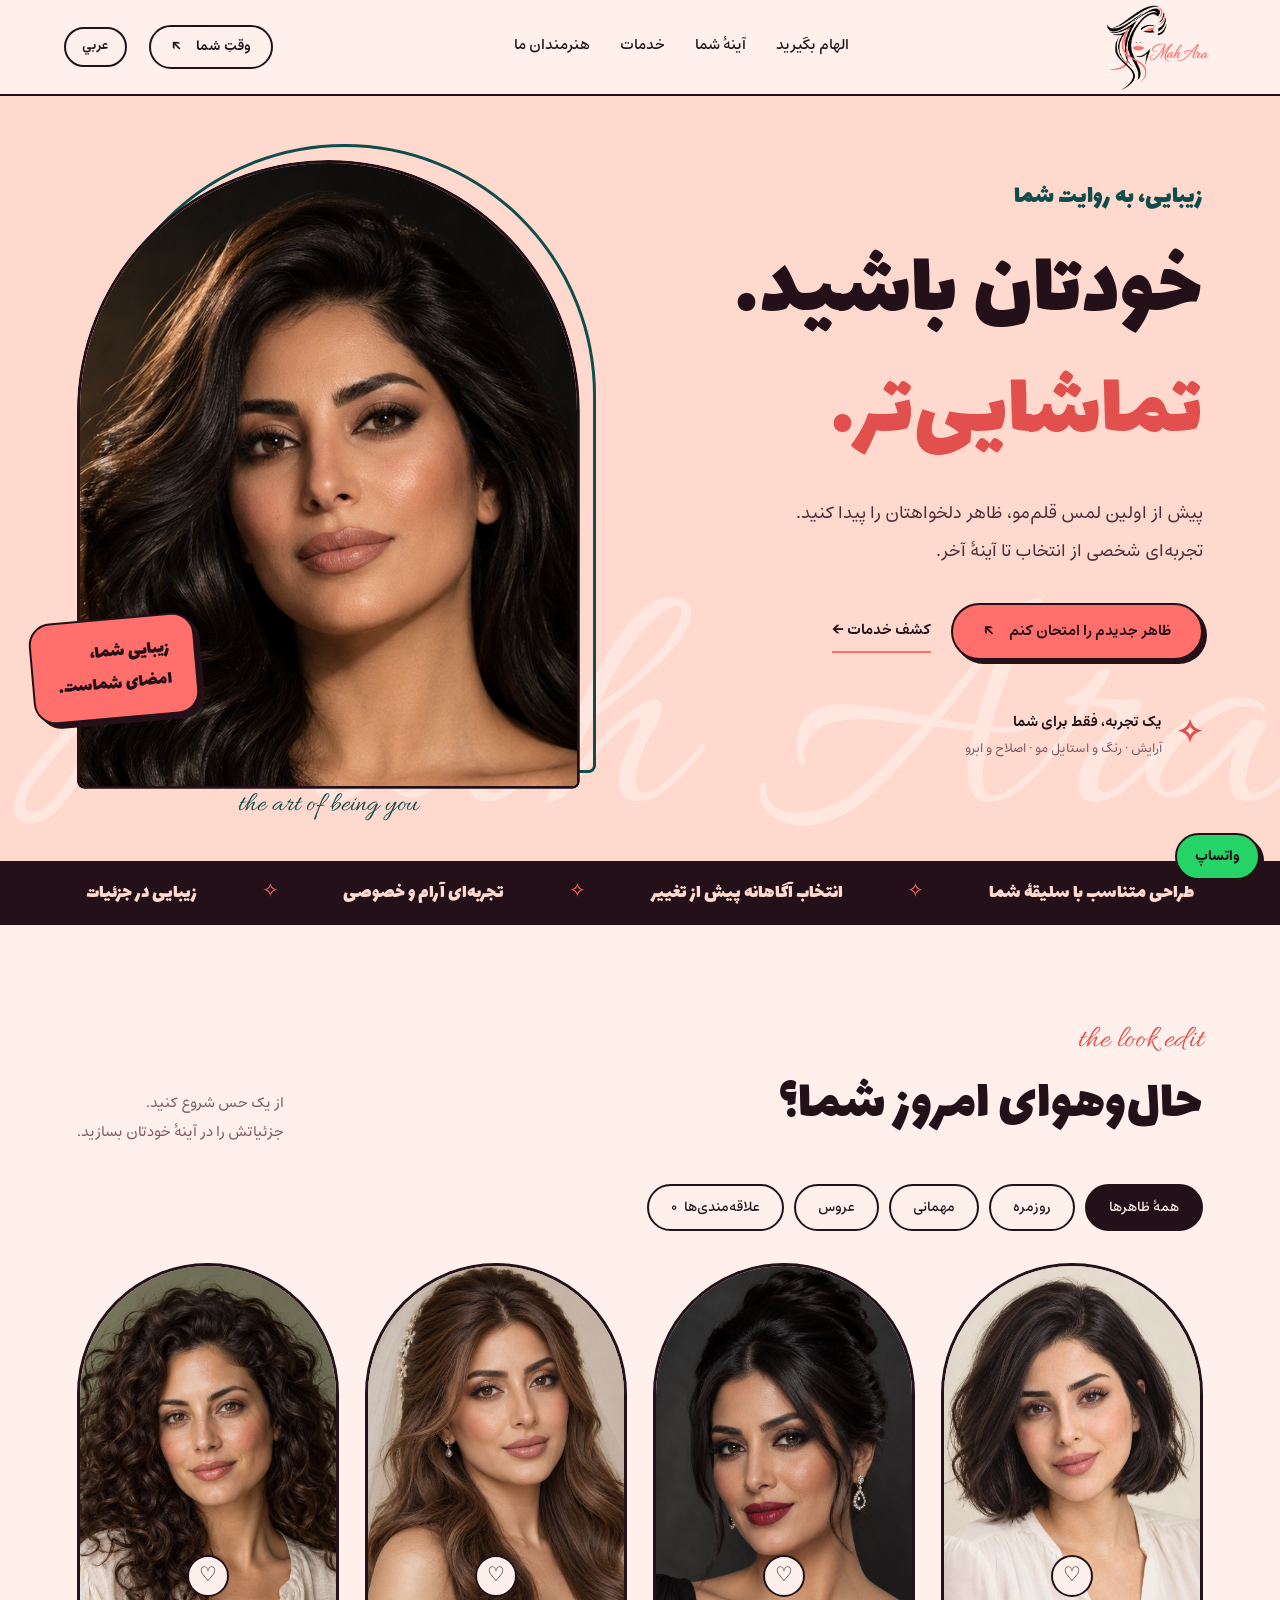
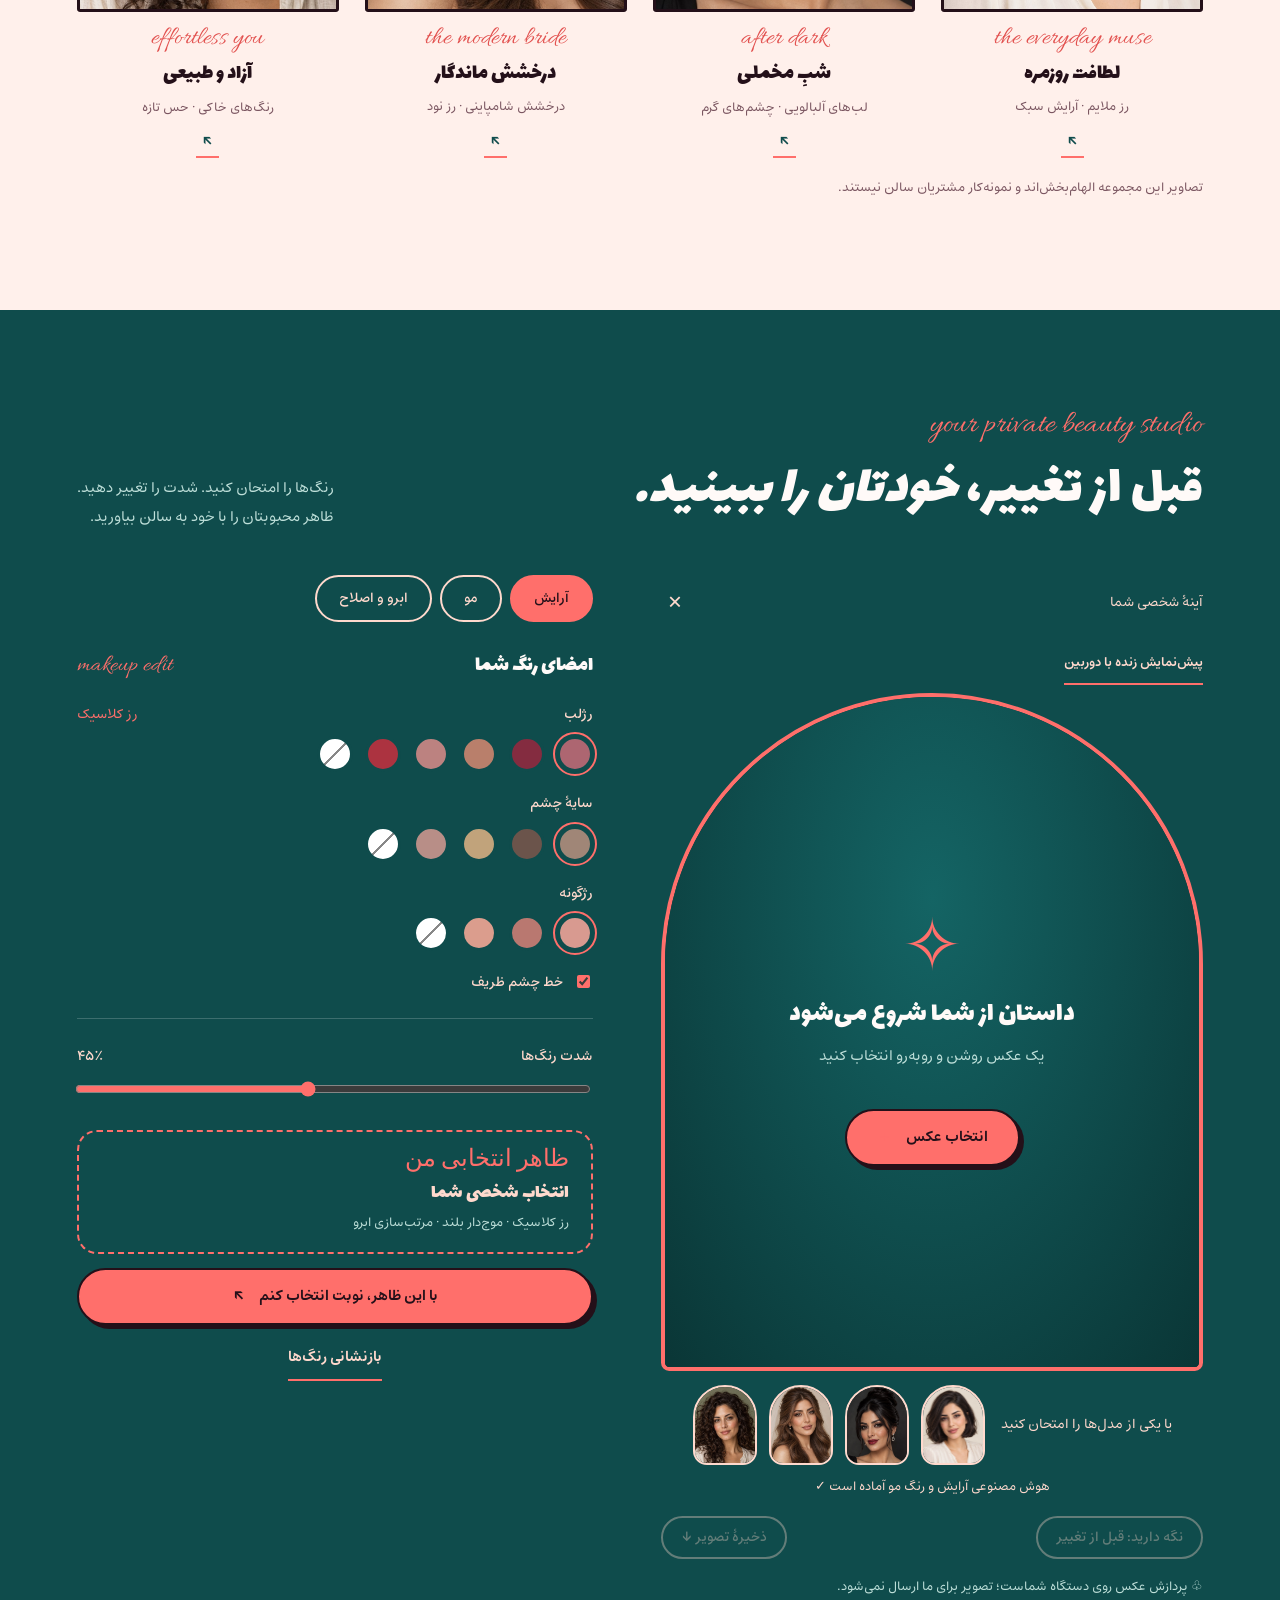
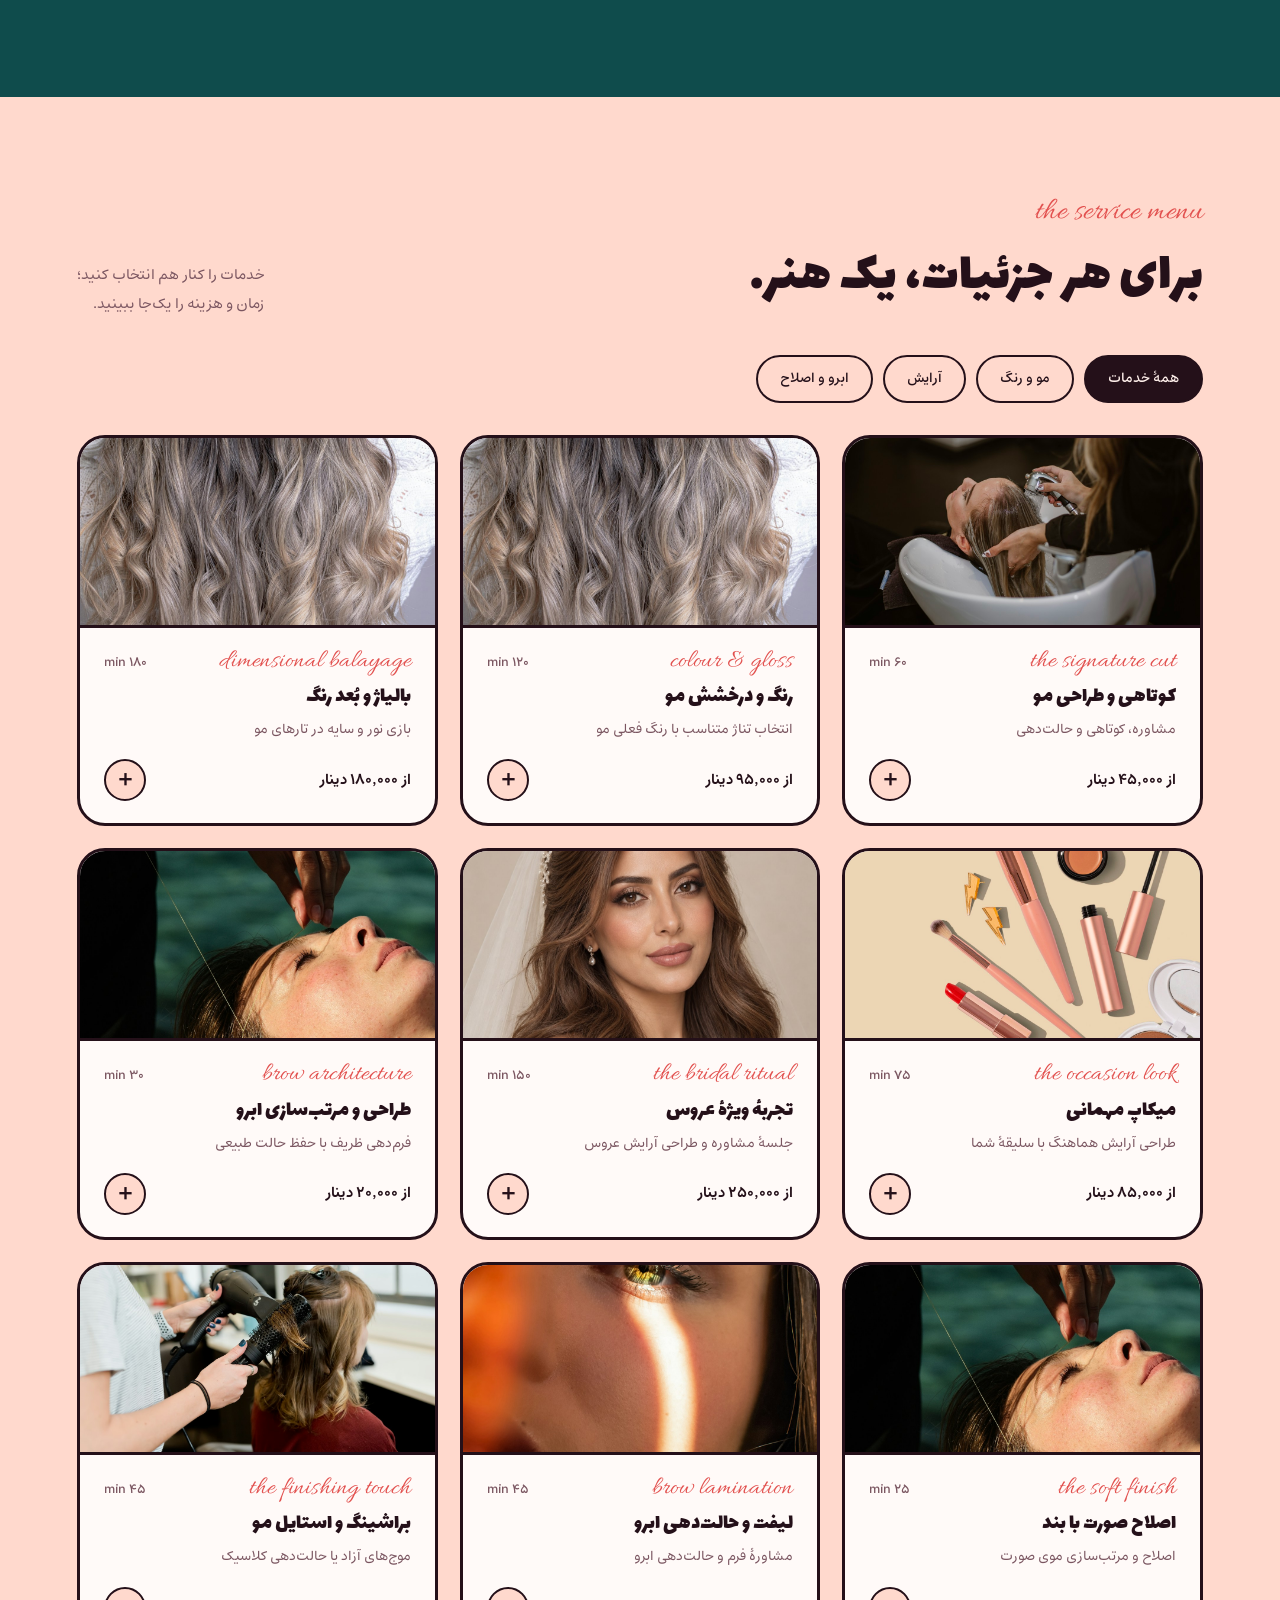
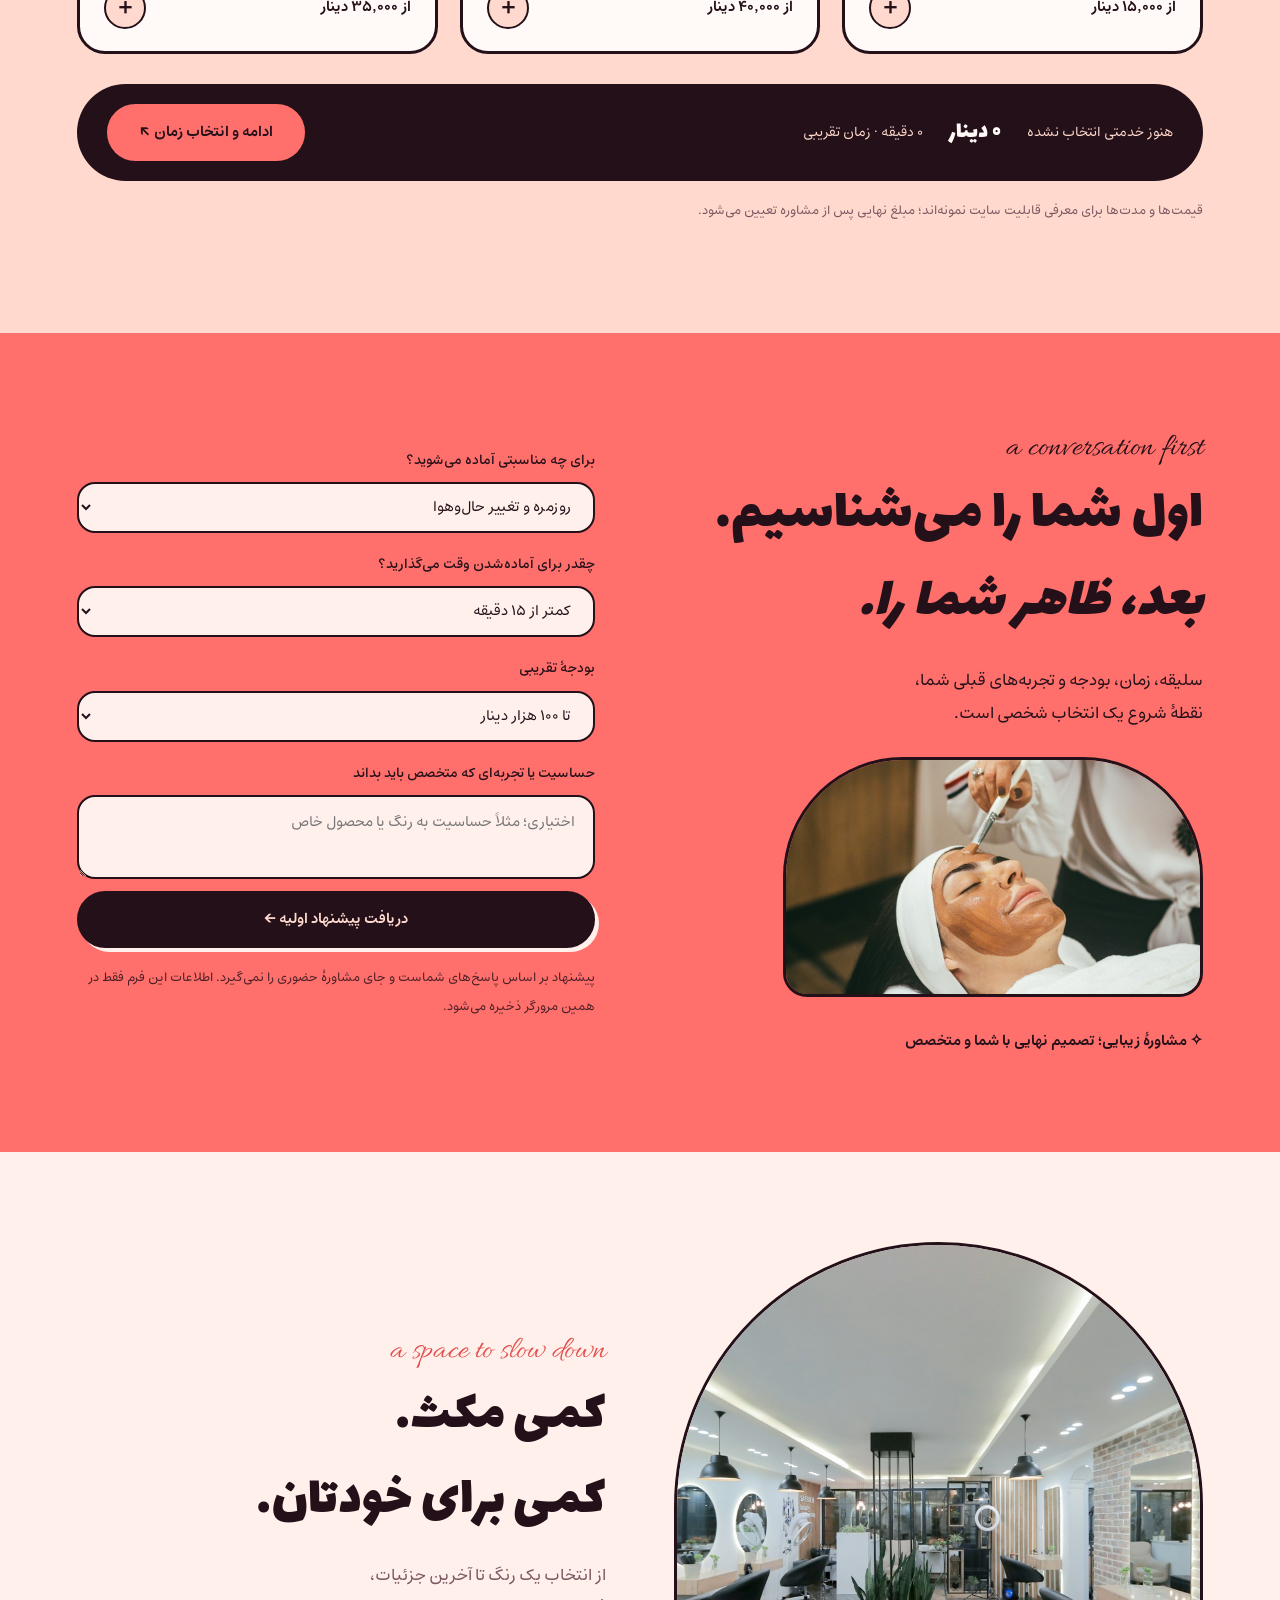
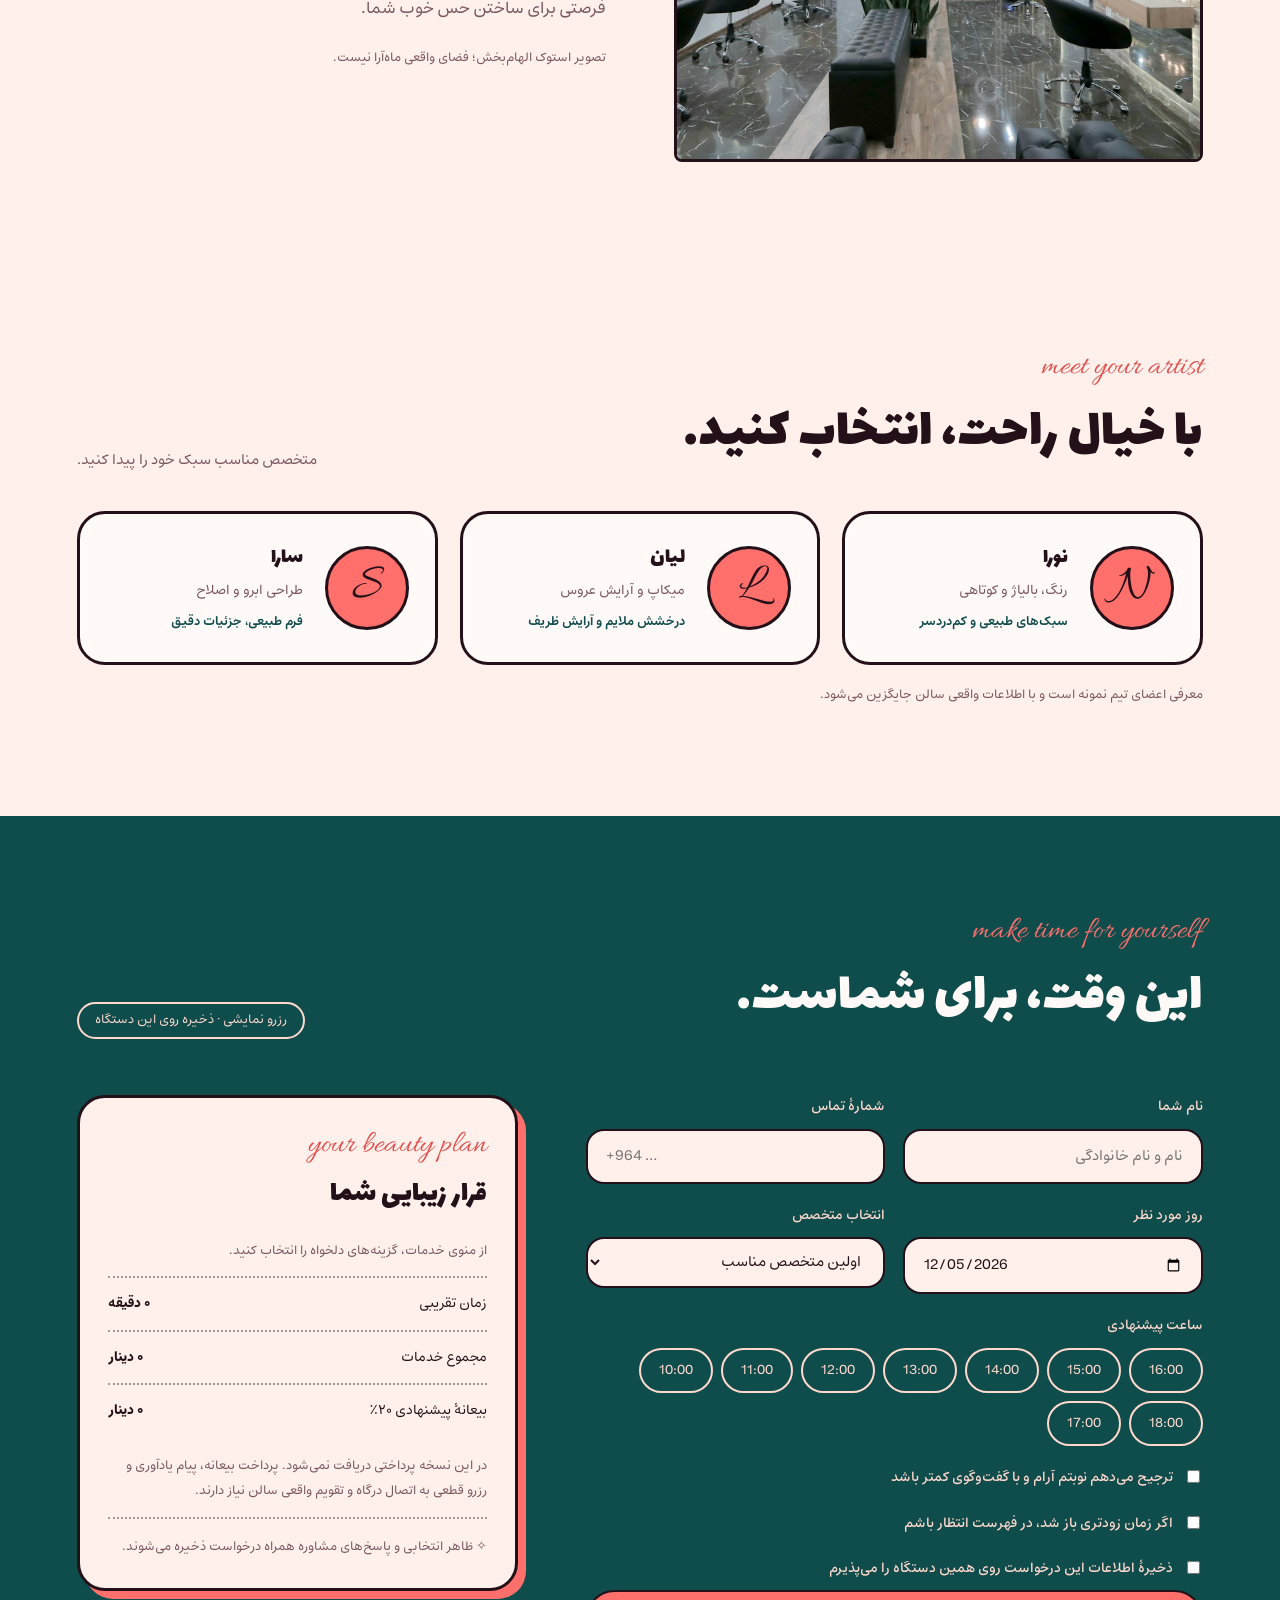
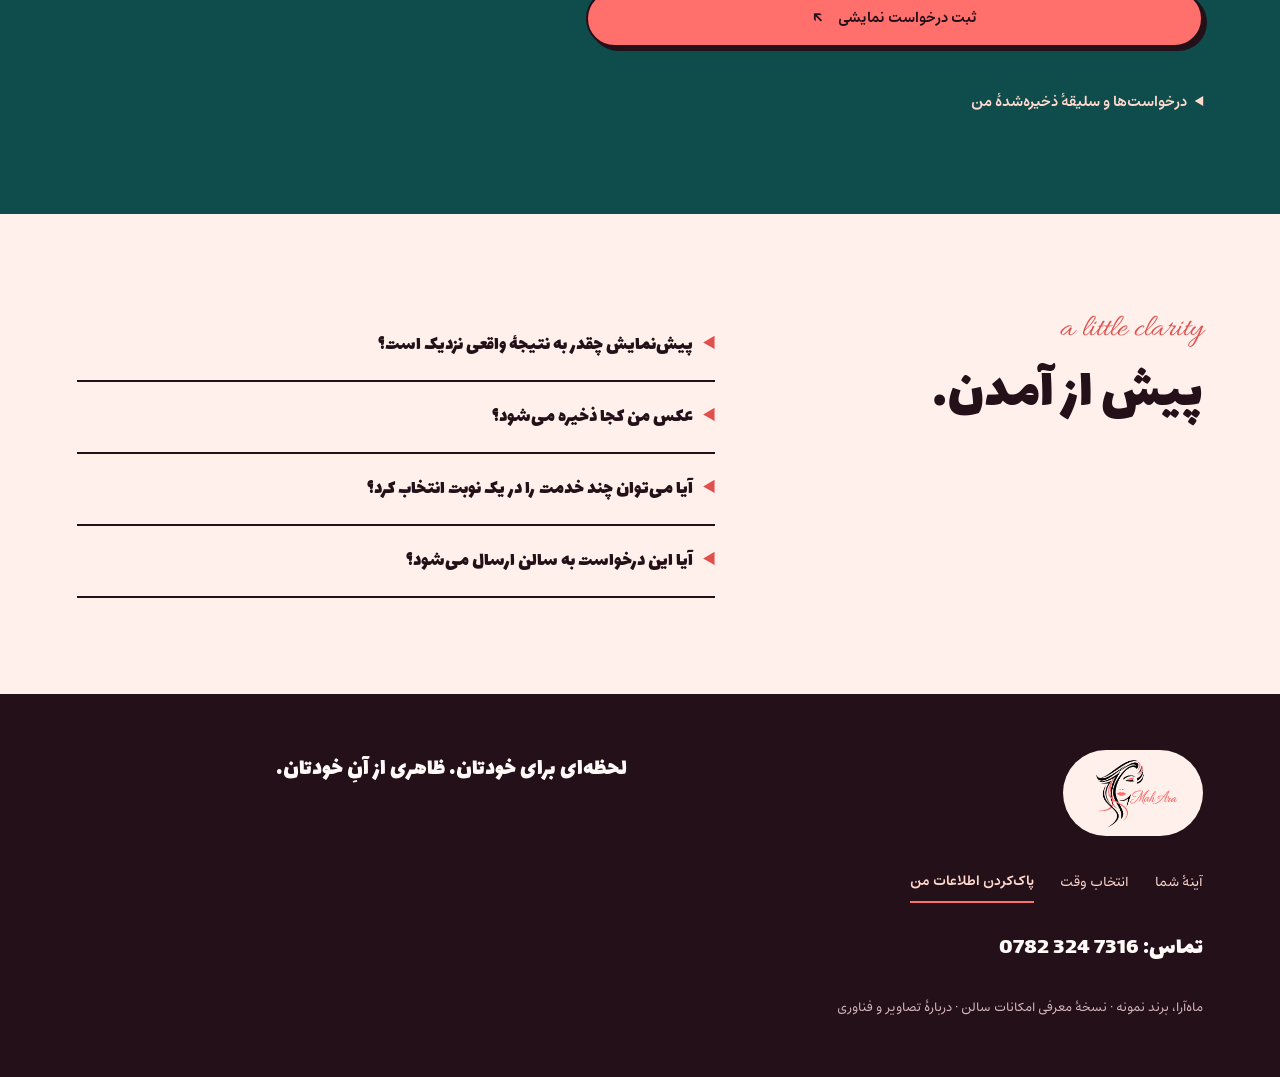
<file: index.html>
<!doctype html>
<html lang="fa" dir="rtl"><head><meta charset="utf-8"><meta name="viewport" content="width=device-width,initial-scale=1"><meta name="theme-color" content="#ffd9cd"><meta name="description" content="ماه‌آرا؛ انتخاب ظاهر، پیش‌نمایش آرایش و رنگ مو و برنامه‌ریزی تجربه‌ای شخصی در سالن زیبایی"><title>ماه‌آرا — آتلیه زیبایی</title><link rel="icon" type="image/png" href="assets/mah-ara-logo.png"><link rel="preload" href="assets/fonts/Estedad-Variable.ttf" as="font" type="font/ttf" crossorigin><link rel="preload" href="assets/fonts/lalezar-arabic-400-normal.woff2" as="font" type="font/woff2" crossorigin><link rel="stylesheet" href="style.css"></head>
<body><svg class="logo-color-defs" aria-hidden="true" width="0" height="0" xmlns="http://www.w3.org/2000/svg"><defs><filter id="logo-on-dark" color-interpolation-filters="sRGB"><feColorMatrix type="matrix" values="0.04 0 0 0 0.96 -0.94 1 0 0 0.94 -0.89 0 1 0 0.89 0 0 0 1 0"/></filter></defs></svg><header><a class="brand new-logo" href="#home" aria-label="Mah Ara — صفحهٔ اصلی"><img class="brand-logo" src="assets/mah-ara-logo.png" alt="Mah Ara" width="170" height="119"></a><nav aria-label="منوی اصلی"><a href="#looks">الهام بگیرید</a><a href="#studio">آینهٔ شما</a><a href="#services">خدمات</a><a href="#team">هنرمندان ما</a></nav><a class="button small outline" href="#booking">وقتِ شما <span>↖</span></a></header>
<main><section class="hero" id="home"><div class="hero-copy"><div class="eyebrow">زیبایی، به روایت شما <span>EST. 2026</span></div><h1>خودتان باشید.<br><em>تماشایی‌تر.</em></h1><p>پیش از اولین لمس قلم‌مو، ظاهر دلخواهتان را پیدا کنید.<br>تجربه‌ای شخصی از انتخاب تا آینهٔ آخر.</p><div class="actions"><a class="button gold" href="#studio">ظاهر جدیدم را امتحان کنم <span>↖</span></a><a class="text-link" href="#services">کشف خدمات <span>←</span></a></div><div class="hero-note"><span class="spark">✧</span><span>یک تجربه، فقط برای شما<small>آرایش · رنگ و استایل مو · اصلاح و ابرو</small></span></div></div><div class="hero-photo"><img src="assets/hero.jpg" alt="پرترهٔ الهام‌بخش با آرایش طبیعی و موهای موج‌دار" fetchpriority="high"><div class="photo-caption"><span>THE ART OF BEING YOU</span><span>01 / ماه‌آرا</span></div><div class="floating-label">زیبایی شما،<br><i>امضای شماست.</i></div></div><a href="#looks" class="scroll-hint">کمی بیشتر کشف کنید ↓</a></section>
<div class="ribbon"><span>طراحی متناسب با سلیقهٔ شما</span><b>✧</b><span>انتخاب آگاهانه پیش از تغییر</span><b>✧</b><span>تجربه‌ای آرام و خصوصی</span><b>✧</b><span>زیبایی در جزئیات</span></div>
<section id="looks" class="section"><div class="section-heading"><div><div class="eyebrow">the look edit</div><h2>حال‌وهوای امروز شما؟</h2></div><p>از یک حس شروع کنید.<br>جزئیاتش را در آینهٔ خودتان بسازید.</p></div><div class="filters" id="lookFilters" aria-label="دسته‌بندی ظاهر"><button class="active" data-filter="all">همهٔ ظاهرها</button><button data-filter="daily">روزمره</button><button data-filter="evening">مهمانی</button><button data-filter="bridal">عروس</button><button data-filter="saved">علاقه‌مندی‌ها <span id="savedCount">۰</span></button></div><div id="looksGrid" class="looks-grid"></div><p class="fine">تصاویر این مجموعه الهام‌بخش‌اند و نمونه‌کار مشتریان سالن نیستند.</p></section>
<section class="studio section" id="studio"><div class="section-heading"><div><div class="eyebrow">your private beauty studio</div><h2>قبل از تغییر، <em>خودتان را ببینید.</em></h2></div><p>رنگ‌ها را امتحان کنید. شدت را تغییر دهید.<br>ظاهر محبوبتان را با خود به سالن بیاورید.</p></div><div class="studio-grid"><div class="mirror"><div class="mirror-toolbar"><span id="studioStatus" role="status">آینهٔ شخصی شما</span><button id="clearPhoto" class="icon-button" title="حذف عکس">×</button></div><div class="canvas-wrap"><canvas id="mirrorCanvas" width="640" height="800" aria-label="پیش‌نمایش آرایش و رنگ مو"></canvas><div id="uploadPlaceholder"><span class="mirror-symbol">✧</span><h3>داستان از شما شروع می‌شود</h3><p>یک عکس روشن و روبه‌رو انتخاب کنید</p><label class="button gold" for="photoInput">انتخاب عکس <span>＋</span></label></div><div class="preview-tag" id="previewTag" hidden>پیش‌نمایش تقریبی</div></div><div class="model-strip"><p class="model-label">یا یکی از مدل‌ها را امتحان کنید</p><div class="model-picks" id="modelPicks"><button type="button" class="model-pick" data-src="assets/look-soft.jpg" aria-label="مدل با موی کوتاه مشکی" title="مدل با موی کوتاه مشکی"><img src="assets/look-soft.jpg" alt="مدل با موی کوتاه مشکی" ></button><button type="button" class="model-pick" data-src="assets/look-evening.jpg" aria-label="مدل با شینیون مشکی" title="مدل با شینیون مشکی"><img src="assets/look-evening.jpg" alt="مدل با شینیون مشکی" ></button><button type="button" class="model-pick" data-src="assets/look-bridal.jpg" aria-label="مدل با موی بلند قهوه‌ای" title="مدل با موی بلند قهوه‌ای"><img src="assets/look-bridal.jpg" alt="مدل با موی بلند قهوه‌ای" ></button><button type="button" class="model-pick" data-src="assets/look-fresh.jpg" aria-label="مدل با موی فر" title="مدل با موی فر"><img src="assets/look-fresh.jpg" alt="مدل با موی فر" ></button></div></div><p class="ai-load" id="aiLoad" aria-live="polite"></p><div class="mirror-bottom"><button id="beforeToggle" disabled>نگه دارید: قبل از تغییر</button><button id="downloadLook" disabled>ذخیرهٔ تصویر ↓</button></div><input type="file" id="photoInput" accept="image/jpeg,image/png,image/webp" hidden><p class="privacy-note">♧ پردازش عکس روی دستگاه شماست؛ تصویر برای ما ارسال نمی‌شود.</p></div><div class="controls"><div class="tabs" role="tablist"><button role="tab" aria-selected="true" data-tab="makeup">آرایش</button><button role="tab" aria-selected="false" data-tab="hair">مو</button><button role="tab" aria-selected="false" data-tab="brow">ابرو و اصلاح</button></div><div id="makeupPanel" class="panel"><div class="control-heading"><h3>امضای رنگ شما</h3><span>MAKEUP EDIT</span></div><label>رژلب <span id="lipName">رز کلاسیک</span></label><div class="swatches" id="lipSwatches"></div><label>سایهٔ چشم</label><div class="swatches" id="eyeSwatches"></div><label>رژگونه</label><div class="swatches" id="blushSwatches"></div><label class="check-line"><input id="linerEnabled" type="checkbox" checked> خط چشم ظریف</label></div><div id="hairPanel" class="panel" hidden><div class="control-heading"><h3>فصل تازهٔ موهایتان</h3><span>HAIR EDIT</span></div><label>پیش‌نمایش رنگ مو</label><div class="swatches" id="hairSwatches"></div><label>مدل دلخواه برای مشاوره</label><div class="chips" id="hairStyles"><button class="selected">موج‌دار بلند</button><button>باب کوتاه</button><button>لایه‌ای</button><button>پیکسی</button><button>شینیون</button></div><p class="fine">رنگ مو و مدل مو روی مدل‌های نمونه پیش‌نمایش می‌شود. روی عکس خودتان فقط رنگ مو دیده می‌شود؛ مدل کوتاهی انتخابی به کارت مشاوره اضافه می‌شود.</p></div><div id="browPanel" class="panel" hidden><div class="control-heading"><h3>زیبایی در ظرافت</h3><span>BROW & GROOMING</span></div><label>رنگ ابرو در پیش‌نمایش</label><div class="swatches" id="browSwatches"></div><label>خدمت مورد علاقه</label><div class="chips" id="groomStyles"><button class="selected">مرتب‌سازی ابرو</button><button>لیفت ابرو</button><button>اصلاح صورت با بند</button><button>اصلاح با وکس</button></div><p class="fine">رنگ ابرو تقریبی است. نتیجهٔ اصلاح و حذف مو روی تصویر شبیه‌سازی نمی‌شود.</p></div><div class="intensity"><label for="intensity">شدت رنگ‌ها <output id="intensityValue">۴۵٪</output></label><input id="intensity" type="range" min="0" max="100" value="45"></div><div class="look-summary"><span>ظاهر انتخابی من</span><strong id="lookTitle">انتخاب شخصی شما</strong><p id="lookDetails">رز کلاسیک · موج‌دار بلند · مرتب‌سازی ابرو</p></div><button class="button gold full" id="useLook">با این ظاهر، نوبت انتخاب کنم <span>↖</span></button><button id="resetLook" class="text-link">بازنشانی رنگ‌ها</button></div></div></section>
<section class="section" id="services"><div class="section-heading"><div><div class="eyebrow">the service menu</div><h2>برای هر جزئیات، یک هنر.</h2></div><p>خدمات را کنار هم انتخاب کنید؛<br>زمان و هزینه را یک‌جا ببینید.</p></div><div class="filters" id="serviceFilters"><button class="active" data-filter="all">همهٔ خدمات</button><button data-filter="hair">مو و رنگ</button><button data-filter="makeup">آرایش</button><button data-filter="groom">ابرو و اصلاح</button></div><div id="servicesGrid" class="services-grid"></div><div class="basket"><div><span id="basketCount">هنوز خدمتی انتخاب نشده</span><strong id="basketTotal">۰ دینار</strong><small id="basketDuration">زمان تقریبی خدمات</small></div><a class="button outline" href="#booking">ادامه و انتخاب زمان ↖</a></div><p class="fine">قیمت‌ها و مدت‌ها برای معرفی قابلیت سایت نمونه‌اند؛ مبلغ نهایی پس از مشاوره تعیین می‌شود.</p></section>
<section class="consultation section" id="consultation"><div><div class="eyebrow">a conversation first</div><h2>اول شما را می‌شناسیم.<br><em>بعد، ظاهر شما را.</em></h2><p>سلیقه، زمان، بودجه و تجربه‌های قبلی شما،<br>نقطهٔ شروع یک انتخاب شخصی است.</p><img class="consult-photo" src="assets/consultation.jpg" alt="تصویر الهام‌بخش مراقبت صورت در سالن" loading="lazy"><div class="consult-note">✧ مشاورهٔ زیبایی؛ تصمیم نهایی با شما و متخصص</div></div><form id="consultForm"><label for="occasion">برای چه مناسبتی آماده می‌شوید؟</label><select id="occasion"><option>روزمره و تغییر حال‌وهوا</option><option>مهمانی و مراسم</option><option>عروسی خودم</option></select><label for="maintenance">چقدر برای آماده‌شدن وقت می‌گذارید؟</label><select id="maintenance"><option>کمتر از ۱۵ دقیقه</option><option>۱۵ تا ۳۰ دقیقه</option><option>برای جزئیات وقت می‌گذارم</option></select><label for="budget">بودجهٔ تقریبی</label><select id="budget"><option>تا ۱۰۰ هزار دینار</option><option>۱۰۰ تا ۲۵۰ هزار دینار</option><option>بیش از ۲۵۰ هزار دینار</option></select><label for="allergies">حساسیت یا تجربه‌ای که متخصص باید بداند</label><textarea id="allergies" placeholder="اختیاری؛ مثلاً حساسیت به رنگ یا محصول خاص" maxlength="1000"></textarea><button class="button gold full" type="submit">دریافت پیشنهاد اولیه ←</button><p id="consultResult" class="consult-result" role="status"></p><small class="fine">پیشنهاد بر اساس پاسخ‌های شماست و جای مشاورهٔ حضوری را نمی‌گیرد. اطلاعات این فرم فقط در همین مرورگر ذخیره می‌شود.</small></form></section>
<section class="salon-editorial"><img src="assets/salon-interior.jpg" loading="lazy" alt="فضای الهام‌بخش یک سالن با صندلی‌های مشکی و آینه‌های گرد"><div><span class="eyebrow">a space to slow down</span><h2>کمی مکث.<br>کمی برای خودتان.</h2><p>از انتخاب یک رنگ تا آخرین جزئیات،<br>فرصتی برای ساختن حس خوب شما.</p><small>تصویر استوک الهام‌بخش؛ فضای واقعی ماه‌آرا نیست.</small></div></section><section class="section" id="team"><div class="section-heading"><div><div class="eyebrow">meet your artist</div><h2>با خیال راحت، انتخاب کنید.</h2></div><p>متخصص مناسب سبک خود را پیدا کنید.</p></div><div class="team-grid"><article><span class="artist-monogram">N</span><div><h3>نورا</h3><p>رنگ، بالیاژ و کوتاهی</p><span>سبک‌های طبیعی و کم‌دردسر</span></div></article><article><span class="artist-monogram">L</span><div><h3>لیان</h3><p>میکاپ و آرایش عروس</p><span>درخشش ملایم و آرایش ظریف</span></div></article><article><span class="artist-monogram">S</span><div><h3>سارا</h3><p>طراحی ابرو و اصلاح</p><span>فرم طبیعی، جزئیات دقیق</span></div></article></div><p class="fine">معرفی اعضای تیم نمونه است و با اطلاعات واقعی سالن جایگزین می‌شود.</p></section>
<section id="booking" class="section booking"><div class="section-heading"><div><div class="eyebrow">make time for yourself</div><h2>این وقت، برای شماست.</h2></div><span class="demo-pill">رزرو نمایشی · ذخیره روی این دستگاه</span></div><div class="booking-grid"><form id="bookingForm"><div class="form-row"><div><label for="clientName">نام شما</label><input id="clientName" required autocomplete="name" maxlength="80" placeholder="نام و نام خانوادگی"></div><div><label for="clientPhone">شمارهٔ تماس</label><input id="clientPhone" required type="tel" dir="ltr" autocomplete="tel" pattern="[+0-9۰-۹٠-٩ ()-]{7,20}" placeholder="+964 …"></div></div><div class="form-row"><div><label for="bookingDate">روز مورد نظر</label><input id="bookingDate" required type="date"></div><div><label for="artist">انتخاب متخصص</label><select id="artist"><option value="any">اولین متخصص مناسب</option><option value="nora">نورا · مو و رنگ</option><option value="lian">لیان · آرایش</option><option value="sara">سارا · ابرو و اصلاح</option></select></div></div><label>ساعت پیشنهادی</label><div id="timeSlots" class="time-slots"></div><label class="check-line"><input id="quietVisit" type="checkbox"> ترجیح می‌دهم نوبتم آرام و با گفت‌وگوی کمتر باشد</label><label class="check-line"><input id="joinWaitlist" type="checkbox"> اگر زمان زودتری باز شد، در فهرست انتظار باشم</label><label class="check-line"><input id="bookingConsent" type="checkbox" required> ذخیرهٔ اطلاعات این درخواست روی همین دستگاه را می‌پذیرم</label><button class="button gold full" type="submit">ثبت درخواست نمایشی <span>↖</span></button><p id="bookingMessage" role="status"></p></form><aside class="booking-summary"><div class="eyebrow">your beauty plan</div><h3>قرار زیبایی شما</h3><div id="bookingServices"></div><div class="summary-line"><span>زمان تقریبی</span><strong id="bookingDuration">—</strong></div><div class="summary-line"><span>مجموع خدمات</span><strong id="bookingTotal">—</strong></div><div class="summary-line"><span>بیعانهٔ پیشنهادی ۲۰٪</span><strong id="depositTotal">—</strong></div><p class="fine">در این نسخه پرداختی دریافت نمی‌شود. پرداخت بیعانه، پیام یادآوری و رزرو قطعی به اتصال درگاه و تقویم واقعی سالن نیاز دارند.</p><div class="saved-look-note">✧ ظاهر انتخابی و پاسخ‌های مشاوره همراه درخواست ذخیره می‌شوند.</div></aside></div><div id="bookingSuccess" class="success-card" hidden><span class="eyebrow">saved for you</span><h3>درخواست شما روی این دستگاه ذخیره شد.</h3><p id="successDetails"></p><p>هنوز برای سالن ارسال نشده و نوبت قطعی نیست.</p><div class="actions"><button id="waSend" class="button gold" type="button">ارسال درخواست در واتساپ ↗</button><button id="calendarDownload" class="button outline">افزودن به تقویم ↓</button><button id="requestDownload" class="button outline">دریافت خلاصهٔ درخواست ↓</button></div></div><details class="history"><summary>درخواست‌ها و سلیقهٔ ذخیره‌شدهٔ من</summary><div id="historyList"></div><button class="text-link" id="clearHistory">حذف سوابق این دستگاه</button></details></section>
<section class="section faq"><div><div class="eyebrow">a little clarity</div><h2>پیش از آمدن.</h2></div><div><details><summary>پیش‌نمایش چقدر به نتیجهٔ واقعی نزدیک است؟</summary><p>پیش‌نمایش برای انتخاب رنگ و حس کلی است. نور عکس، رنگ فعلی مو، جنس مو و محصولات روی نتیجهٔ واقعی اثر می‌گذارند. کوتاهی و حذف موی صورت در این نسخه شبیه‌سازی نمی‌شوند.</p></details><details><summary>عکس من کجا ذخیره می‌شود؟</summary><p>عکس در حافظهٔ همین صفحه پردازش می‌شود و در پرونده ذخیره نمی‌شود. با حذف عکس یا بستن صفحه، از این پیش‌نمایش کنار می‌رود. فقط اگر دکمهٔ ذخیرهٔ تصویر را بزنید، فایل روی دستگاهتان دانلود می‌شود.</p></details><details><summary>آیا می‌توان چند خدمت را در یک نوبت انتخاب کرد؟</summary><p>بله، خدمات را از منو انتخاب کنید تا مجموع زمان و قیمت را ببینید. هماهنگی چند متخصص و موجودی واقعی تقویم پس از اتصال سامانهٔ سالن انجام می‌شود.</p></details><details><summary>آیا این درخواست به سالن ارسال می‌شود؟</summary><p>این نسخه برای نمایش تجربه است؛ درخواست و فهرست انتظار فقط روی همین دستگاه ذخیره می‌شوند. اتصال شمارهٔ سالن، سرور رزرو، پرداخت و ارسال پیام هنوز انجام نشده است.</p></details></div></section>
</main><footer><a class="brand new-logo" href="#home" aria-label="Mah Ara — صفحهٔ اصلی"><img class="brand-logo" src="assets/mah-ara-logo.png" alt="Mah Ara" width="170" height="119"></a><p>لحظه‌ای برای خودتان. ظاهری از آنِ خودتان.</p><div><a href="#studio">آینهٔ شما</a><a href="#booking">انتخاب وقت</a><button id="deleteData" class="text-link">پاک‌کردن اطلاعات من</button></div><small>ماه‌آرا، برند نمونه · نسخهٔ معرفی امکانات سالن · <a href="credits.html">دربارهٔ تصاویر و فناوری</a></small></footer><div id="toast" role="status"></div><script type="module" src="app.js"></script><script type="module" src="lang.js"></script></body></html>
</file>
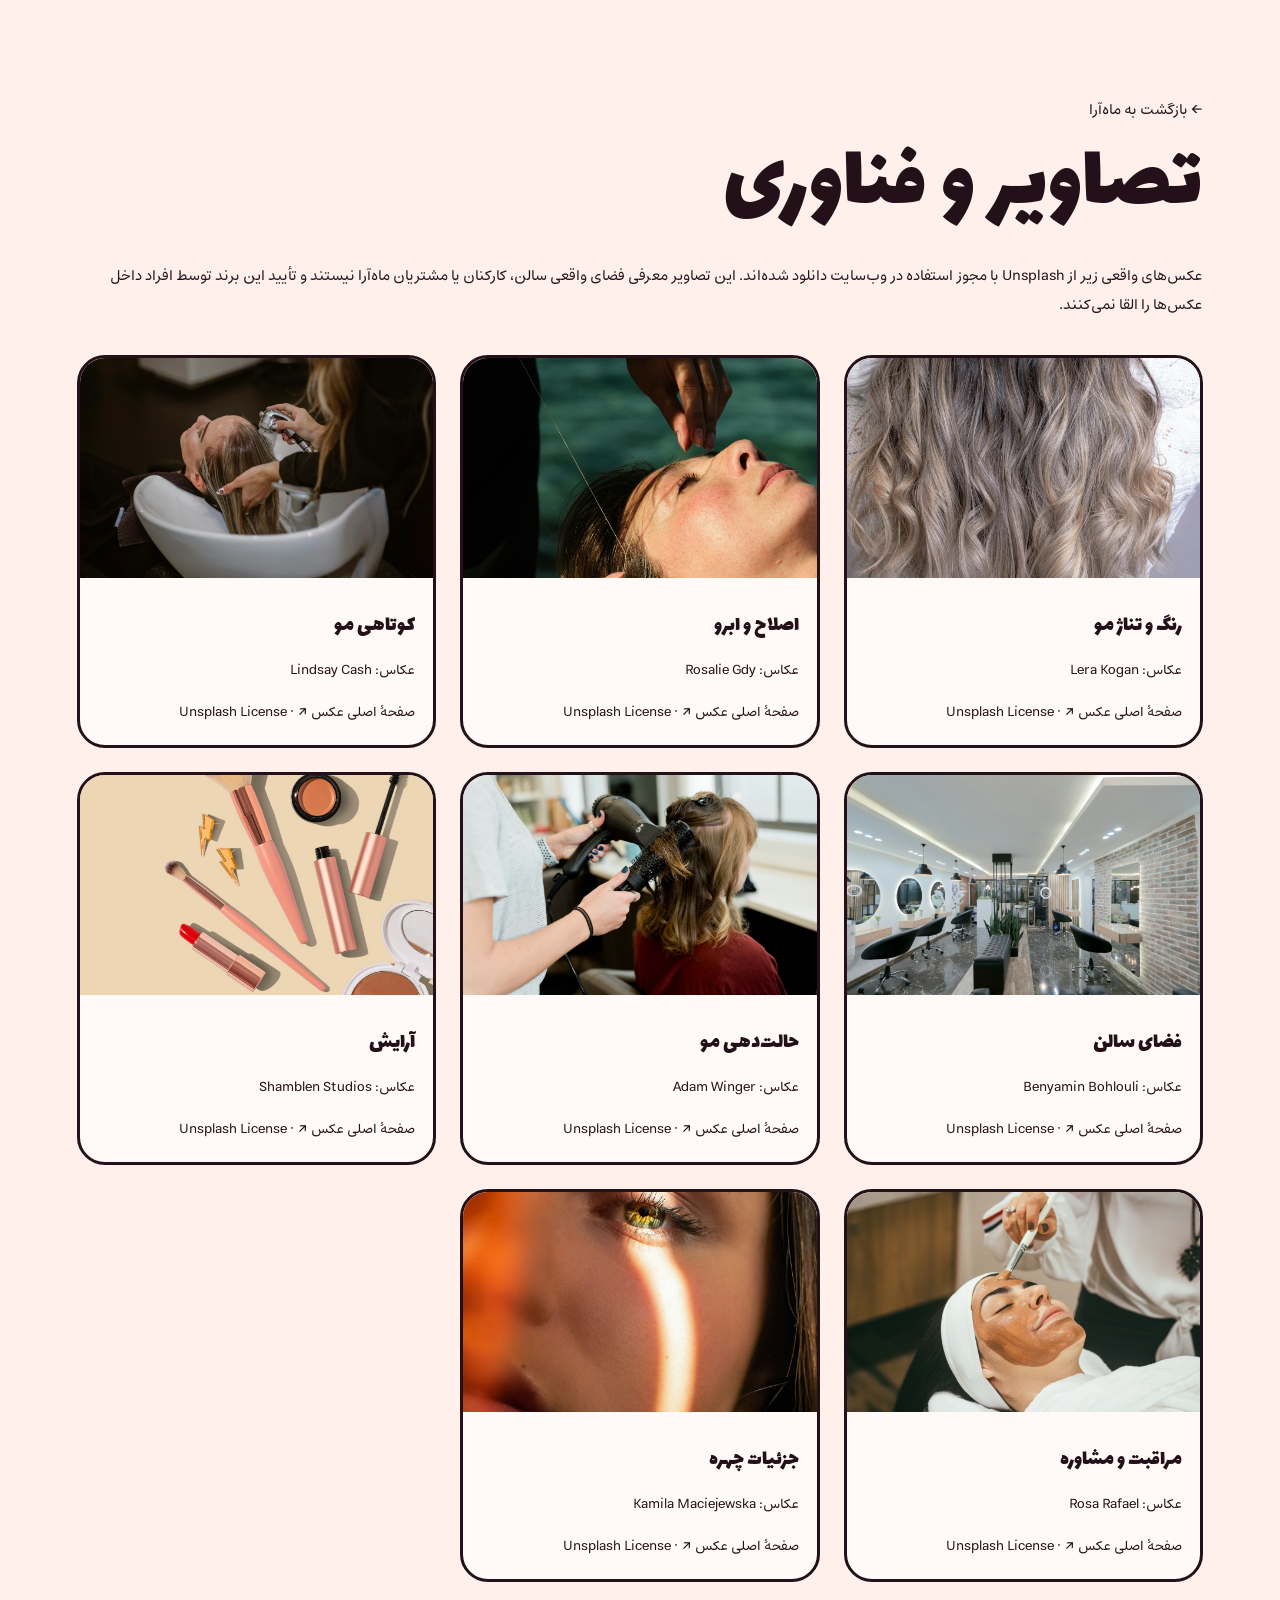
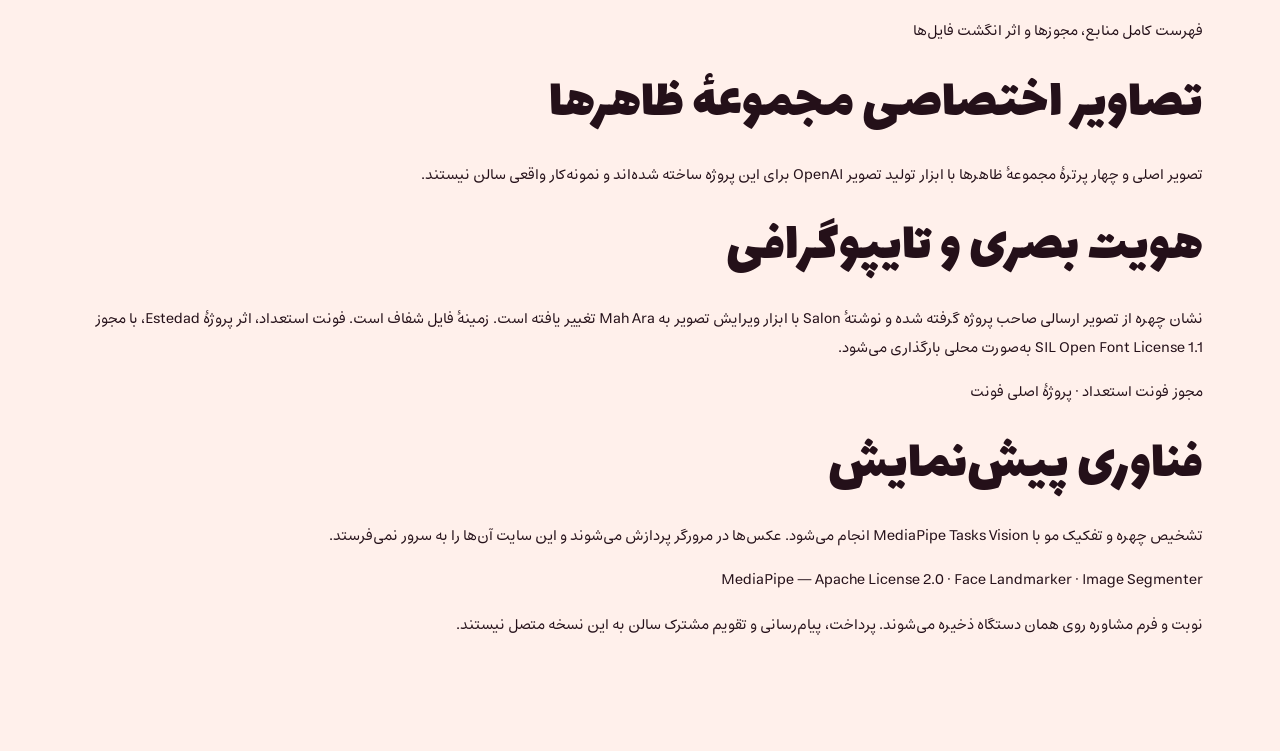
<file: credits.html>
<!doctype html><html lang="fa" dir="rtl"><meta charset="utf-8"><meta name="viewport" content="width=device-width,initial-scale=1"><title>منابع تصاویر | ماه‌آرا</title><link rel="stylesheet" href="style.css"><body><main class="section"><a href="index.html">← بازگشت به ماه‌آرا</a><h1>تصاویر و فناوری</h1><p>عکس‌های واقعی زیر از Unsplash با مجوز استفاده در وب‌سایت دانلود شده‌اند. این تصاویر معرفی فضای واقعی سالن، کارکنان یا مشتریان ماه‌آرا نیستند و تأیید این برند توسط افراد داخل عکس‌ها را القا نمی‌کنند.</p><div class="sources-grid"><article class="source-card"><img src="assets/service-color.jpg" alt="رنگ و تناژ مو" loading="lazy"><div><h3>رنگ و تناژ مو</h3><p>عکاس: Lera Kogan</p><a href="https://unsplash.com/photos/woman-in-white-shirt-with-blonde-hair-CIrRI0ujiRo">صفحهٔ اصلی عکس ↗</a> · <a href="https://unsplash.com/license">Unsplash License</a></div></article><article class="source-card"><img src="assets/service-brow.jpg" alt="اصلاح و ابرو" loading="lazy"><div><h3>اصلاح و ابرو</h3><p>عکاس: Rosalie Gdy</p><a href="https://unsplash.com/photos/woman-receiving-eyebrow-threading-treatment-cEKD2nZu4f0">صفحهٔ اصلی عکس ↗</a> · <a href="https://unsplash.com/license">Unsplash License</a></div></article><article class="source-card"><img src="assets/service-cut.jpg" alt="کوتاهی مو" loading="lazy"><div><h3>کوتاهی مو</h3><p>عکاس: Lindsay Cash</p><a href="https://unsplash.com/photos/a-woman-getting-her-hair-cut-by-a-hair-stylist-Md_DhaFsnCQ">صفحهٔ اصلی عکس ↗</a> · <a href="https://unsplash.com/license">Unsplash License</a></div></article><article class="source-card"><img src="assets/salon-interior.jpg" alt="فضای سالن" loading="lazy"><div><h3>فضای سالن</h3><p>عکاس: Benyamin Bohlouli</p><a href="https://unsplash.com/photos/modern-hair-salon-with-black-chairs-LGXN4OSQSa4">صفحهٔ اصلی عکس ↗</a> · <a href="https://unsplash.com/license">Unsplash License</a></div></article><article class="source-card"><img src="assets/service-styling.jpg" alt="حالت‌دهی مو" loading="lazy"><div><h3>حالت‌دهی مو</h3><p>عکاس: Adam Winger</p><a href="https://unsplash.com/photos/hairstylist-blow-drying-client-hair-FkAZqQJTbXM">صفحهٔ اصلی عکس ↗</a> · <a href="https://unsplash.com/license">Unsplash License</a></div></article><article class="source-card"><img src="assets/service-makeup.jpg" alt="آرایش" loading="lazy"><div><h3>آرایش</h3><p>عکاس: Shamblen Studios</p><a href="https://unsplash.com/photos/pink-and-brown-makeup-brush-set-xwM61TPMlYk">صفحهٔ اصلی عکس ↗</a> · <a href="https://unsplash.com/license">Unsplash License</a></div></article><article class="source-card"><img src="assets/consultation.jpg" alt="مراقبت و مشاوره" loading="lazy"><div><h3>مراقبت و مشاوره</h3><p>عکاس: Rosa Rafael</p><a href="https://unsplash.com/photos/woman-receiving-facial-mask-treatment-at-spa-Pe9IXUuC6QU">صفحهٔ اصلی عکس ↗</a> · <a href="https://unsplash.com/license">Unsplash License</a></div></article><article class="source-card"><img src="assets/beauty-detail.jpg" alt="جزئیات چهره" loading="lazy"><div><h3>جزئیات چهره</h3><p>عکاس: Kamila Maciejewska</p><a href="https://unsplash.com/photos/portrait-of-woman-face-b2bXKspL5MY">صفحهٔ اصلی عکس ↗</a> · <a href="https://unsplash.com/license">Unsplash License</a></div></article></div><p><a href="image-sources.json">فهرست کامل منابع، مجوزها و اثر انگشت فایل‌ها</a></p><h2>تصاویر اختصاصی مجموعهٔ ظاهرها</h2><p>تصویر اصلی و چهار پرترهٔ مجموعهٔ ظاهرها با ابزار تولید تصویر OpenAI برای این پروژه ساخته شده‌اند و نمونه‌کار واقعی سالن نیستند.</p><h2>هویت بصری و تایپوگرافی</h2><p>نشان چهره از تصویر ارسالی صاحب پروژه گرفته شده و نوشتهٔ Salon با ابزار ویرایش تصویر به Mah Ara تغییر یافته است. زمینهٔ فایل شفاف است. فونت استعداد، اثر پروژهٔ Estedad، با مجوز SIL Open Font License 1.1 به‌صورت محلی بارگذاری می‌شود.</p><p><a href="assets/fonts/OFL-Estedad.txt">مجوز فونت استعداد</a> · <a href="https://github.com/aminabedi68/Estedad">پروژهٔ اصلی فونت</a></p><h2>فناوری پیش‌نمایش</h2><p>تشخیص چهره و تفکیک مو با MediaPipe Tasks Vision انجام می‌شود. عکس‌ها در مرورگر پردازش می‌شوند و این سایت آن‌ها را به سرور نمی‌فرستد.</p><p><a href="https://github.com/google-ai-edge/mediapipe/blob/master/LICENSE">MediaPipe — Apache License 2.0</a> · <a href="https://ai.google.dev/edge/mediapipe/solutions/vision/face_landmarker">Face Landmarker</a> · <a href="https://ai.google.dev/edge/mediapipe/solutions/vision/image_segmenter">Image Segmenter</a></p><p>نوبت و فرم مشاوره روی همان دستگاه ذخیره می‌شوند. پرداخت، پیام‌رسانی و تقویم مشترک سالن به این نسخه متصل نیستند.</p></main></body></html>
</file>
<file: style.css>
/* Mah Ara — coral, teal and powder. Display: Aref Ruqaa (calligraphic Naskh/Ruqaa) + Allura script; body: Estedad. */
@font-face{font-family:Estedad;src:url('assets/fonts/Estedad-Variable.ttf') format('truetype');font-weight:100 900;font-display:swap}
@font-face{font-family:Lalezar;src:url('assets/fonts/lalezar-arabic-400-normal.woff2') format('woff2');font-weight:100 900;font-display:swap;unicode-range:U+0600-06FF,U+200C-200E,U+2010-2011,U+204F,U+2E41,U+FB50-FDFF,U+FE80-FEFC}
@font-face{font-family:Lalezar;src:url('assets/fonts/lalezar-latin-400-normal.woff2') format('woff2');font-weight:100 900;font-display:swap;unicode-range:U+0000-00FF,U+0131,U+0152-0153,U+2000-206F,U+20AC,U+2122}
@font-face{font-family:Allura;src:url('assets/fonts/allura-latin-400-normal.woff2') format('woff2');font-weight:400;font-display:swap}
:root{--ink:#241019;--teal:#0f4c4c;--teal-d:#0a3636;--coral:#ff6f6b;--coral-d:#e2504e;--powder:#ffd9cd;--blush:#fff0eb;--white:#fffaf8;--mut:#7a5560;--r:28px;--disp:Lalezar,'Estedad',sans-serif;--script:Allura,'Aref Ruqaa',cursive}
*{box-sizing:border-box}html{scroll-behavior:smooth;scroll-padding-top:90px}
body{margin:0;background:var(--blush);color:var(--ink);font-family:Estedad,Tahoma,sans-serif;font-size:15px;line-height:1.95}
button,input,select,textarea{font:inherit;color:inherit}a{color:inherit;text-decoration:none}button{cursor:pointer;background:none;border:0}button:disabled{opacity:.4;cursor:wait}
button:focus-visible,a:focus-visible,input:focus-visible,select:focus-visible,textarea:focus-visible{outline:3px solid var(--coral);outline-offset:3px}
[hidden]{display:none!important}.logo-color-defs{position:absolute;pointer-events:none}
h1,h2,h3{font-family:var(--disp);font-weight:700;margin:0}
h1{font-size:clamp(46px,7.2vw,104px);line-height:1.32;letter-spacing:0}
h2{font-size:clamp(32px,4.4vw,58px);line-height:1.5;margin-top:4px}
h3{font-size:22px;line-height:1.6}
/* header */
header{position:sticky;top:0;z-index:40;height:96px;display:flex;align-items:center;gap:22px;padding:0 5%;background:var(--blush);border-bottom:2px solid var(--ink)}
.brand.new-logo{display:flex;align-items:center;background:none;border:0;padding:0;flex:none}.brand-logo{height:88px;width:auto;filter:none;display:block}
header nav{display:flex;gap:30px;font-size:15px;font-weight:500;margin-inline:auto}header nav a{padding:6px 0;border-bottom:2px solid transparent}header nav a:hover{border-color:var(--coral)}
.lang-switch{border:2px solid var(--ink);border-radius:99px;padding:5px 16px;font-size:13px;font-weight:600;margin:0}.lang-switch:hover{background:var(--ink);color:var(--blush)}
/* buttons */
.button{display:inline-flex;align-items:center;justify-content:center;gap:14px;min-height:54px;padding:12px 30px;border:2px solid var(--ink);border-radius:99px;font-size:15px;font-weight:600;background:transparent;transition:transform .2s,background .2s}
.button:hover{transform:translateY(-3px)}.button.gold{background:var(--coral);color:var(--ink);box-shadow:4px 4px 0 var(--ink)}.button.outline{background:transparent}.button.small{min-height:44px;padding:6px 20px;font-size:14px}.button.full{width:100%}
.text-link{padding:6px 0;font-weight:600;border-bottom:2px solid var(--coral)}
/* hero */
.hero{position:relative;display:grid;grid-template-columns:1.05fr .95fr;gap:6%;align-items:center;padding:64px 6% 72px;background:var(--powder);overflow:hidden}
.hero::before{content:"Mah Ara";position:absolute;inset-inline-start:-1%;bottom:-6%;font:400 clamp(160px,26vw,420px)/1 var(--script);color:#fff5;white-space:nowrap;pointer-events:none}
.hero-copy{position:relative;z-index:2}.eyebrow{font:400 clamp(24px,2.6vw,32px)/1.2 var(--script);color:var(--coral-d);text-transform:lowercase;display:flex;gap:14px;align-items:baseline}.eyebrow span{font:inherit;color:var(--mut)}
.hero .eyebrow{font-family:var(--disp);font-size:26px;font-weight:700;color:var(--teal)}.hero .eyebrow span{display:none}
.hero h1{margin:18px 0 20px;color:var(--ink)}.hero h1 em{font-style:normal;color:var(--coral-d)}
.hero-copy>p{font-size:18px;line-height:2.1;max-width:38ch;color:#4a2b37;margin:0}
.actions{display:flex;gap:20px;align-items:center;flex-wrap:wrap;margin-top:32px}
.hero-note{display:flex;gap:14px;align-items:center;margin-top:44px;font-weight:600}.hero-note small{display:block;font-weight:400;font-size:13px;color:var(--mut)}.spark{font-size:32px;color:var(--coral-d)}
.hero-photo{position:relative;aspect-ratio:4/5;max-width:520px;width:100%;justify-self:center;z-index:1}
.hero-photo::before{content:"";position:absolute;inset:-16px -16px 16px 16px;border:3px solid var(--teal);border-radius:999px 999px 30px 30px}
.hero-photo>img{position:absolute;inset:0;width:100%;height:100%;object-fit:cover;object-position:center 22%;border-radius:999px 999px 30px 30px;border:3px solid var(--ink);animation:arch 1.1s cubic-bezier(.2,.8,.2,1) both}
@keyframes arch{from{clip-path:inset(100% 0 0 0 round 999px)}to{clip-path:inset(0 0 0 0 round 999px 999px 30px 30px)}}
.photo-caption{position:absolute;inset-inline:0;bottom:-34px;display:flex;justify-content:center;font:400 28px var(--script);color:var(--teal)}.photo-caption span:last-child{display:none}
.floating-label{position:absolute;inset-inline-end:-46px;bottom:70px;background:var(--coral);color:var(--ink);border:2px solid var(--ink);padding:16px 24px;border-radius:22px;font:700 19px/1.7 var(--disp);transform:rotate(-5deg);box-shadow:5px 5px 0 var(--ink)}.floating-label i{font-style:normal}
.scroll-hint{display:none}
/* ribbon */
.ribbon{display:flex;justify-content:space-around;align-items:center;gap:20px;padding:16px 5%;background:var(--ink);color:var(--powder);font:700 20px var(--disp);white-space:nowrap;overflow:hidden}.ribbon b{color:var(--coral);font-weight:400}
/* sections */
.section{padding:96px 6%}.section-heading{display:flex;align-items:flex-end;justify-content:space-between;gap:30px;margin-bottom:36px}.section-heading p{margin:0;max-width:34ch;color:var(--mut);font-size:15px}
.fine{font-size:13px;color:var(--mut);margin-top:18px;line-height:1.9}
.filters{display:flex;gap:10px;flex-wrap:wrap;margin:0 0 32px}.filters button{padding:8px 22px;border:2px solid var(--ink);border-radius:99px;font-size:14px;font-weight:500}.filters button.active{background:var(--ink);color:var(--blush)}.filters span{margin-inline-start:4px}
/* looks */
#looks{background:var(--blush)}
.looks-grid{display:grid;grid-template-columns:repeat(4,1fr);gap:26px}
.look-card{position:relative}.look-image{position:relative;aspect-ratio:3/4;overflow:hidden;border-radius:999px 999px 24px 24px;border:3px solid var(--ink);background:var(--powder)}
.look-image img{width:100%;height:100%;object-fit:cover;transition:transform .6s}.look-card:hover img{transform:scale(1.05)}
.save-look{position:absolute;inset-inline-start:50%;bottom:12px;transform:translateX(50%);width:42px;height:42px;border-radius:50%;background:var(--blush);border:2px solid var(--ink);font-size:20px;line-height:1}[dir=rtl] .save-look{transform:translateX(50%)}.save-look.saved{background:var(--coral)}
.look-card small{display:block;margin-top:14px;font:400 26px/1 var(--script);color:var(--coral-d);text-transform:lowercase;text-align:center}.look-card h3{text-align:center;margin:4px 0}.look-card p{margin:0;text-align:center;font-size:13px;color:var(--mut)}
.try-look{display:block;margin:6px auto 0;font-size:14px;font-weight:600;color:var(--teal);border-bottom:2px solid var(--coral)}
/* studio */
.studio{background:var(--teal);color:var(--powder)}.studio h2{color:var(--white)}.studio .eyebrow{color:var(--coral)}.studio .section-heading p{color:#bfe0da}
.studio-grid{display:grid;grid-template-columns:1.05fr 1fr;gap:6%;margin-top:20px;align-items:start}
.mirror{min-width:0}.mirror-toolbar{display:flex;align-items:center;justify-content:space-between;font-size:14px;padding:6px 0 14px}.icon-button{font-size:28px;color:var(--powder)}
.canvas-wrap{position:relative;aspect-ratio:4/5;overflow:hidden;border-radius:999px 999px 30px 30px;border:4px solid var(--coral);background:var(--teal-d)}
canvas{width:100%;height:100%;object-fit:contain;display:block}
#uploadPlaceholder{position:absolute;inset:0;display:flex;flex-direction:column;align-items:center;justify-content:center;text-align:center;padding:60px 28px 28px;background:radial-gradient(ellipse at 50% 30%,#146464,var(--teal-d))}
#uploadPlaceholder h3{font-size:28px;color:var(--white)}#uploadPlaceholder p{margin:4px 0 20px;color:#bfe0da}.mirror-symbol{font:400 72px/1 var(--script);color:var(--coral)}#uploadPlaceholder .text-link{margin-top:14px;color:var(--powder)}
.preview-tag{position:absolute;bottom:18px;inset-inline:0;margin:auto;width:max-content;background:var(--ink);color:var(--powder);font-size:12px;padding:3px 14px;border-radius:99px}
.mirror-bottom{display:flex;justify-content:space-between;gap:10px;padding:16px 0}.mirror-bottom button{font-size:14px;font-weight:500;border:2px solid var(--powder);border-radius:99px;padding:6px 18px}.mirror-bottom button:disabled{opacity:.35}
.privacy-note{font-size:13px;color:#bfe0da;margin:0}.camera-bar{display:flex;gap:16px;margin-bottom:8px}.camera-bar .text-link{font-size:13px;color:var(--powder)}
.controls{padding-top:6px}.tabs{display:flex;gap:8px;margin-bottom:26px;flex-wrap:wrap}.tabs button{padding:8px 22px;border:2px solid var(--powder);border-radius:99px;font-size:14px;font-weight:500}.tabs button[aria-selected=true]{background:var(--coral);border-color:var(--coral);color:var(--ink)}
.panel{min-width:0}.control-heading{display:flex;align-items:baseline;justify-content:space-between;margin-bottom:14px}.control-heading h3{color:var(--white)}.control-heading span{font:400 24px var(--script);color:var(--coral);text-transform:lowercase}
label{display:block;font-size:14px;font-weight:500;margin:18px 0 8px}label>span{float:inline-end;color:var(--coral);font-weight:400}
.swatches{display:flex;gap:12px;flex-wrap:wrap}.swatch{width:36px;height:36px;border-radius:50%;background:var(--swatch);border:3px solid var(--teal);outline:2px solid transparent;position:relative;transition:transform .15s}.swatch:hover{transform:scale(1.12)}.swatch.selected{outline-color:var(--coral);outline-offset:2px}.swatch[title="بدون رنگ"],.swatch[title="بدون لون"]{background:linear-gradient(135deg,#fff 47%,#888 48%,#888 52%,#fff 53%)}
.check-line{display:flex;gap:10px;align-items:flex-start;font-size:14px;cursor:pointer}.check-line input{accent-color:var(--coral);margin-top:6px}
.intensity{margin-top:22px;border-top:1px solid #ffffff30;padding-top:6px}.intensity label{display:flex;justify-content:space-between}.intensity input{width:100%;accent-color:var(--coral);direction:ltr}
.look-summary{margin:22px 0 14px;padding:16px 22px;border:2px dashed var(--coral);border-radius:20px}.look-summary>span{display:block;font:400 24px var(--script);color:var(--coral);text-transform:lowercase;line-height:1.2}.look-summary strong{font:700 20px var(--disp)}.look-summary p{margin:2px 0 0;font-size:13px;color:#bfe0da}
.controls>.text-link{display:block;margin:12px auto 0;width:max-content;color:var(--powder)}
.chips{display:flex;gap:8px;flex-wrap:wrap}.chips button{border:2px solid var(--powder);border-radius:99px;padding:5px 16px;font-size:13px}.chips button.selected{background:var(--powder);color:var(--teal-d);font-weight:600}
.studio .fine{color:#bfe0da}
/* services */
#services{background:var(--powder)}.services-grid{display:grid;grid-template-columns:repeat(3,1fr);gap:22px}
.service-card{display:flex;flex-direction:column;overflow:hidden;background:var(--white);border:3px solid var(--ink);border-radius:var(--r);padding:0 24px 22px;min-height:200px;transition:transform .2s}
.service-card:hover{transform:translateY(-4px)}.service-card.selected{background:#fff;border-color:var(--ink);box-shadow:6px 6px 0 var(--coral)}
.service-photo{display:block;width:calc(100% + 48px);height:190px;object-fit:cover;margin:0 -24px 18px;filter:none;border-bottom:3px solid var(--ink)}
.service-top{display:flex;justify-content:space-between;align-items:baseline;font:400 26px/1.2 var(--script);color:var(--coral-d);text-transform:lowercase}.service-top span:last-child{font:500 13px Estedad;color:var(--mut)}
.service-card h3{margin-top:2px}.service-card p{margin:2px 0 16px;font-size:14px;color:var(--mut)}
.service-bottom{display:flex;justify-content:space-between;align-items:center;margin-top:auto;font-weight:600}.service-bottom button{width:42px;height:42px;border-radius:50%;border:2px solid var(--ink);font-size:22px;line-height:1;background:var(--powder)}.service-card.selected .service-bottom button{background:var(--coral)}
.basket{display:flex;justify-content:space-between;align-items:center;gap:20px;margin-top:30px;padding:20px 30px;background:var(--ink);color:var(--powder);border-radius:99px;flex-wrap:wrap}.basket>div{display:flex;align-items:center;gap:26px;flex-wrap:wrap}.basket strong{font:700 24px var(--disp);color:var(--white)}.basket span,.basket small{font-size:14px;color:var(--powder)}.basket .button{border-color:var(--coral);background:var(--coral);color:var(--ink)}
/* consultation */
.consultation{display:grid;grid-template-columns:1fr 1fr;gap:8%;background:var(--coral);color:var(--ink);align-items:start}.consultation .eyebrow{color:var(--ink)}.consultation h2{font-size:clamp(34px,4.6vw,62px)}.consultation>div>p{font-size:17px;max-width:32ch}.consult-note{margin-top:30px;font-weight:600}
.consultation .button.gold{background:var(--ink);color:var(--powder);box-shadow:4px 4px 0 var(--blush)}.consult-photo{display:block;width:100%;max-width:420px;height:240px;object-fit:cover;object-position:center 40%;margin-top:26px;border-radius:120px 120px 24px 24px;border:3px solid var(--ink)}
.consultation select,.consultation textarea{background:var(--blush);border-color:var(--ink)}.consultation .fine{color:#4a1f26}.consult-result{font-weight:600;margin-top:14px}
input:not([type=range]):not([type=checkbox]),select,textarea{width:100%;min-height:50px;padding:11px 18px;background:var(--white);border:2px solid var(--ink);border-radius:18px;font-size:15px}textarea{resize:vertical;min-height:84px}
/* editorial */
.salon-editorial{display:grid;grid-template-columns:1fr 1fr;align-items:center;gap:6%;padding:90px 6%;background:var(--blush);min-height:0}.salon-editorial>img{width:100%;aspect-ratio:1;max-height:520px;object-fit:cover;border-radius:999px 999px 30px 30px;border:3px solid var(--ink);filter:none}.salon-editorial>div{padding:0}.salon-editorial h2{font-size:clamp(34px,4.4vw,58px)}.salon-editorial p{color:var(--mut);font-size:17px}.salon-editorial small{color:var(--mut);font-size:13px}
/* team */
#team{background:var(--blush)}.team-grid{display:grid;grid-template-columns:repeat(3,1fr);gap:22px}
.team-grid article{display:flex;align-items:center;gap:22px;padding:26px;background:var(--white);border:3px solid var(--ink);border-radius:var(--r)}
.artist-monogram{display:grid;place-items:center;flex:none;width:84px;height:84px;border-radius:50%;background:var(--coral);border:3px solid var(--ink);font:400 50px/1 var(--script);color:var(--ink)}
.team-grid h3{margin:0}.team-grid p{margin:2px 0;font-size:14px;color:var(--mut)}.team-grid article div>span{font-size:13px;color:var(--teal);font-weight:600}
/* booking */
.booking{background:var(--teal);color:var(--powder)}.booking h2{color:var(--white)}.booking .eyebrow{color:var(--coral)}.demo-pill{padding:4px 16px;border:2px solid var(--powder);border-radius:99px;font-size:13px}
.booking-grid{display:grid;grid-template-columns:1.4fr 1fr;gap:6%;align-items:start}.form-row{display:grid;grid-template-columns:1fr 1fr;gap:18px}
.booking input:not([type=range]):not([type=checkbox]),.booking select{background:var(--blush);color:var(--ink);border-color:var(--ink)}
.time-slots{display:flex;gap:8px;flex-wrap:wrap;direction:ltr;justify-content:flex-end}.time-slots button{padding:7px 18px;border:2px solid var(--powder);border-radius:99px;font-size:14px}.time-slots button.selected{background:var(--coral);border-color:var(--coral);color:var(--ink);font-weight:600}
.booking .check-line{color:var(--powder)}
.booking-summary{background:var(--blush);color:var(--ink);border:3px solid var(--ink);border-radius:var(--r);padding:28px;box-shadow:8px 8px 0 var(--coral);margin-top:20px}.booking-summary .eyebrow{color:var(--coral-d)}.booking-summary h3{font-size:30px;margin:6px 0 20px}
.summary-line{display:flex;justify-content:space-between;gap:16px;padding:12px 0;border-top:2px dotted #24101966;font-size:14px}.summary-line strong{font-weight:700}.summary-service{display:flex;justify-content:space-between;margin-bottom:10px;font-size:14px}.saved-look-note{border-top:2px dotted #24101966;padding-top:16px;font-size:13px;color:var(--mut)}
.booking .fine{color:#bfe0da}
.success-card{margin-top:32px;padding:26px 30px;background:var(--coral);color:var(--ink);border:3px solid var(--ink);border-radius:var(--r)}.success-card .eyebrow{color:var(--ink)}.success-card p{margin:4px 0}.success-card .button.gold{background:var(--ink);color:var(--powder);box-shadow:none}.success-card .button.outline{border-color:var(--ink)}
.history{margin-top:26px}.history summary{cursor:pointer;font-weight:600}.history-item{padding:14px 0;border-bottom:1px solid #ffffff33;font-size:14px}.history-item button{margin-inline-start:14px;border:2px solid var(--powder);border-radius:99px;padding:2px 14px;font-size:13px}
/* faq */
.faq{display:grid;grid-template-columns:1fr 1.6fr;gap:8%;background:var(--blush)}.faq details{padding:18px 0;border-bottom:2px solid var(--ink)}.faq summary{cursor:pointer;font:700 20px/1.7 var(--disp)}.faq summary::marker{color:var(--coral-d)}.faq p{margin:8px 0 0;color:var(--mut);font-size:15px}
/* footer */
footer{display:grid;grid-template-columns:1fr 1fr;gap:26px;padding:56px 6%;background:var(--ink);color:var(--powder)}footer .brand.new-logo{background:var(--blush);padding:8px 20px;border-radius:99px;justify-self:start}footer .brand-logo{height:70px}
footer>p{margin:0;font:700 24px/1.7 var(--disp);color:var(--white)}footer>div{display:flex;gap:26px;align-items:center;flex-wrap:wrap;font-size:14px}footer>small{grid-column:1/-1;font-size:13px;color:#d9b9c0}footer a:hover{color:var(--coral)}.wa-contact{grid-column:1/-1;margin:0}
/* misc */
#toast{position:fixed;bottom:30px;inset-inline:0;margin:auto;width:max-content;max-width:90vw;transform:translateY(20px);opacity:0;pointer-events:none;background:var(--ink);color:var(--powder);padding:12px 26px;border-radius:99px;font-size:14px;z-index:60;transition:.25s;border:2px solid var(--coral)}#toast.show{opacity:1;transform:none}
.wa-float{position:fixed;bottom:20px;inset-inline-start:20px;z-index:45;background:#25d366;color:var(--ink);border:2px solid var(--ink);padding:10px 22px;border-radius:99px;font-weight:700;box-shadow:4px 4px 0 var(--ink)}.wa-contact a{color:inherit;font-weight:700}
.sources-grid{display:grid;grid-template-columns:repeat(3,1fr);gap:24px;margin:35px 0}.source-card{border:3px solid var(--ink);border-radius:var(--r);overflow:hidden;background:var(--white)}.source-card img{width:100%;height:220px;object-fit:cover}.source-card>div{padding:18px}.source-card p,.source-card a{font-size:14px}
@media(min-width:1500px){header,.hero,.section,.salon-editorial,footer{padding-inline:max(6%,calc((100vw - 1340px)/2))}}
@media(max-width:1000px){.looks-grid{grid-template-columns:repeat(2,1fr)}.services-grid{grid-template-columns:repeat(2,1fr)}.team-grid{grid-template-columns:1fr}}
@media(max-width:860px){header{height:80px;gap:10px}header nav{display:none}.brand-logo{height:68px}header .button.small{margin-inline-start:auto}.hero{grid-template-columns:1fr;padding:40px 6% 70px;gap:56px}.hero-copy>p{max-width:none}.hero-photo{max-width:380px}.floating-label{inset-inline-end:-12px;font-size:16px;padding:12px 18px}.section{padding:64px 6%}.section-heading{flex-direction:column;align-items:flex-start;gap:10px}.studio-grid,.booking-grid,.consultation,.faq,.salon-editorial{grid-template-columns:1fr;gap:34px}.booking-summary{order:-1}.form-row{grid-template-columns:1fr}.ribbon{font-size:16px;gap:12px;justify-content:center}.ribbon span:nth-of-type(n+3),.ribbon b:nth-of-type(n+2){display:none}footer{grid-template-columns:1fr}.sources-grid{grid-template-columns:1fr}}
@media(max-width:560px){.looks-grid{gap:18px 12px}.look-card h3{font-size:17px}.services-grid{grid-template-columns:1fr}.basket{border-radius:28px}.hero h1{font-size:46px}.lang-switch{padding:4px 12px}}
@media(prefers-reduced-motion:reduce){*{animation:none!important;transition:none!important;scroll-behavior:auto!important}}

.photo-caption,.service-top span:first-child{text-transform:lowercase}
.booking-summary .fine,.booking-summary .saved-look-note{color:var(--mut)}.wa-float{padding:8px 18px;font-size:14px}

.model-label{margin:6px 0 10px!important;font-size:14px}.model-picks{display:flex;gap:12px;justify-content:center;flex-wrap:wrap}.model-pick{width:64px;height:80px;border-radius:32px 32px 14px 14px;overflow:hidden;border:2px solid var(--powder);padding:0;background:var(--teal-d);transition:transform .15s,border-color .15s}.model-pick img{width:100%;height:100%;object-fit:cover;object-position:center 20%;display:block}.model-pick:hover,.model-pick.on{transform:translateY(-3px);border-color:var(--coral)}
.model-strip{display:flex;align-items:center;gap:16px;justify-content:center;flex-wrap:wrap;padding:14px 0 4px}.model-strip .model-label{margin:0!important;font-size:14px;color:var(--powder)}.model-strip .model-picks{margin:0}
.ai-load{margin:6px 0 0;min-height:22px;text-align:center;font-size:13px;color:var(--powder)}
</file>
